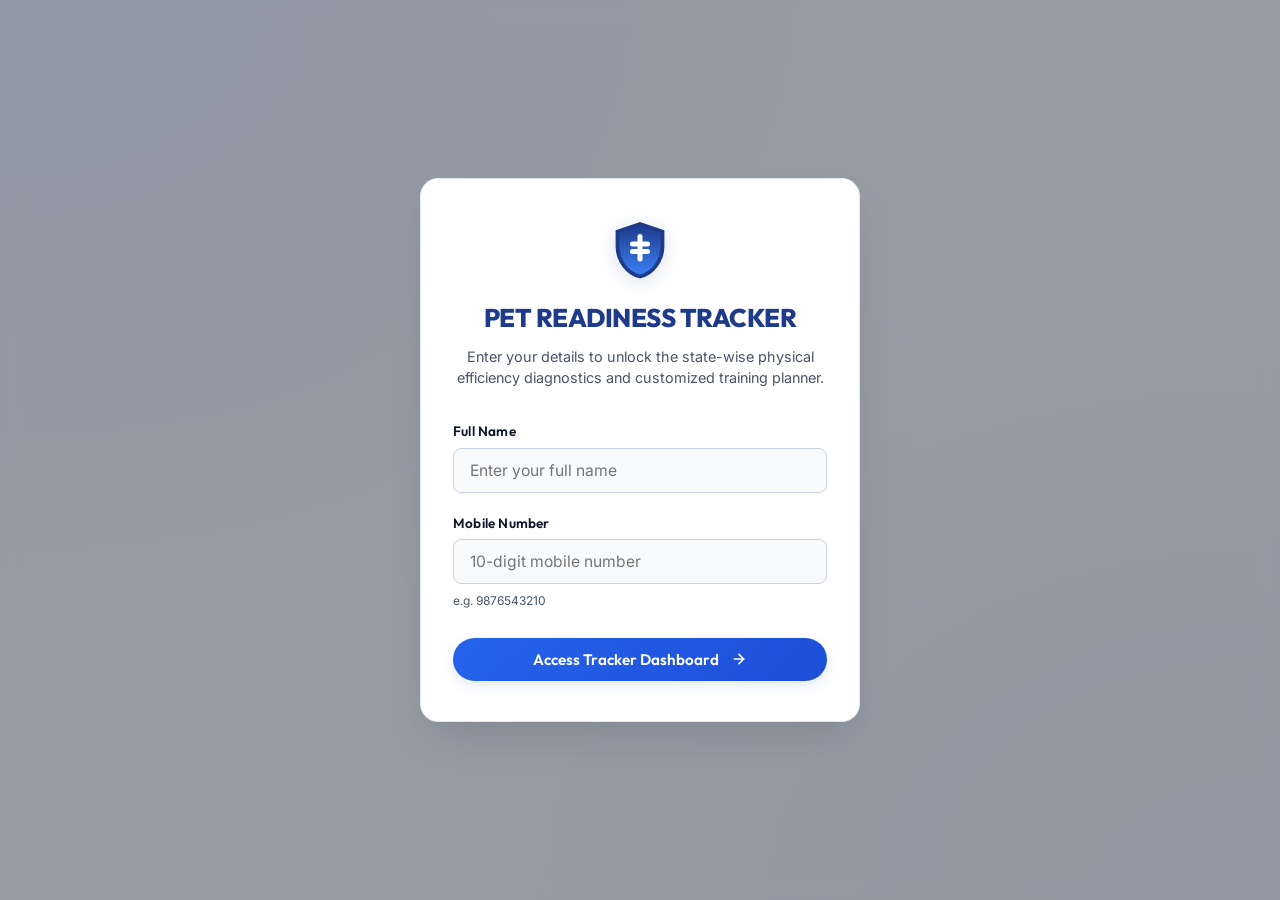
<file: index.html>
<!DOCTYPE html>
<html lang="en">
<head>
  <meta charset="UTF-8">
  <meta name="viewport" content="width=device-width, initial-scale=1.0">
  <title>Indian Police PET Readiness Tracker & Fitness Planner</title>
  <!-- Google Fonts: Outfit & Inter -->
  <link rel="preconnect" href="https://fonts.googleapis.com">
  <link rel="preconnect" href="https://fonts.gstatic.com" crossorigin>
  <link href="https://fonts.googleapis.com/css2?family=Outfit:wght@300;400;500;600;700;800&family=Inter:wght@300;400;500;600;700&display=swap" rel="stylesheet">
  <link rel="stylesheet" href="styles.css">
</head>
<body>

  <!-- Login Overlay (Shown to unregistered users) -->
  <div class="login-overlay" id="loginOverlay">
    <div class="login-card">
      <div class="login-badge-header">
        <svg class="police-badge-login" viewBox="0 0 24 24" fill="none" xmlns="http://www.w3.org/2000/svg">
          <path d="M12 2L3 5V11C3 16.55 6.84 21.74 12 23C17.16 21.74 21 16.55 21 11V5L12 2Z" fill="url(#loginBadgeGrad)" stroke="#1e3a8a" stroke-width="1.5"/>
          <path d="M12 7V16M9 10H15M9 13H15" stroke="#ffffff" stroke-width="2" stroke-linecap="round"/>
          <defs>
            <linearGradient id="loginBadgeGrad" x1="12" y1="2" x2="12" y2="23" gradientUnits="userSpaceOnUse">
              <stop stop-color="#1e3a8a"/>
              <stop offset="1" stop-color="#3b82f6"/>
            </linearGradient>
          </defs>
        </svg>
      </div>
      <h2>PET READINESS TRACKER</h2>
      <p class="login-desc">Enter your details to unlock the state-wise physical efficiency diagnostics and customized training planner.</p>
      
      <form id="loginForm" class="login-form">
        <div class="form-group">
          <label for="userName">Full Name</label>
          <input type="text" id="userName" required class="form-input-field" placeholder="Enter your full name">
        </div>
        <div class="form-group">
          <label for="userMobile">Mobile Number</label>
          <input type="tel" id="userMobile" required pattern="[6-9][0-9]{9}" class="form-input-field" placeholder="10-digit mobile number">
          <span class="field-hint">e.g. 9876543210</span>
        </div>
        <button type="submit" class="btn btn-primary btn-block" id="startBtn">
          Access Tracker Dashboard
          <svg viewBox="0 0 24 24" width="16" height="16" fill="none" stroke="currentColor" stroke-width="2.5" stroke-linecap="round" stroke-linejoin="round" style="margin-left: 0.25rem;"><line x1="5" y1="12" x2="19" y2="12"></line><polyline points="12 5 19 12 12 19"></polyline></svg>
        </button>
      </form>
    </div>
  </div>

  <!-- Main App Content (Hidden until logged in, styled in CSS) -->
  <div class="app-container" id="appMainContainer">
    <!-- Top Header -->
    <header class="app-header">
      <div class="logo-area">
        <svg class="police-badge" viewBox="0 0 24 24" fill="none" xmlns="http://www.w3.org/2000/svg">
          <path d="M12 2L3 5V11C3 16.55 6.84 21.74 12 23C17.16 21.74 21 16.55 21 11V5L12 2Z" fill="url(#badgeGrad)" stroke="#1e3a8a" stroke-width="1.5"/>
          <path d="M12 7V16M9 10H15M9 13H15" stroke="#ffffff" stroke-width="2" stroke-linecap="round"/>
          <defs>
            <linearGradient id="badgeGrad" x1="12" y1="2" x2="12" y2="23" gradientUnits="userSpaceOnUse">
              <stop stop-color="#1e3a8a"/>
              <stop offset="1" stop-color="#3b82f6"/>
            </linearGradient>
          </defs>
        </svg>
        <div class="title-meta">
          <h1>POLICE PET <span class="accent">READINESS TRACKER</span></h1>
          <p class="subtitle">State-wise Physical Test Diagnostics & Personalized Training Planner</p>
        </div>
        
        <!-- Welcome badge -->
        <div class="user-welcome" id="userWelcomeBadge">
          <span>Welcome, <strong id="loggedInUser">Candidate</strong></span>
          <button id="logoutBtn" class="logout-link">Change Profile</button>
        </div>
      </div>
      
      <!-- Selection Controls -->
      <div class="controls-card">
        <div class="control-group">
          <label for="stateSelect">Target State</label>
          <select id="stateSelect" class="form-select">
            <!-- Populated via JS -->
          </select>
        </div>
        <div class="control-group">
          <label for="postSelect">Exam Post</label>
          <select id="postSelect" class="form-select">
            <!-- Populated via JS -->
          </select>
        </div>
        <div class="control-group">
          <label for="genderSelect">Gender</label>
          <select id="genderSelect" class="form-select">
            <option value="male">Male</option>
            <option value="female">Female</option>
          </select>
        </div>
        <div class="control-group">
          <label for="ageSelect">Age Group</label>
          <select id="ageSelect" class="form-select">
            <option value="up_to_30">Up to 30 Years</option>
            <option value="31_to_40">31 to 40 Years</option>
            <option value="above_40">Above 40 Years</option>
          </select>
        </div>
        <div class="control-group">
          <label for="categorySelect">Category</label>
          <select id="categorySelect" class="form-select">
            <option value="general">General / OBC</option>
            <option value="reserved">SC / ST</option>
          </select>
        </div>
      </div>
    </header>

    <!-- Main Dashboard Grid -->
    <main class="dashboard-grid">
      
      <!-- Left Column: Inputs -->
      <section class="dashboard-section inputs-section">
        <!-- Physical Standards (PMT) -->
        <div class="glass-card input-card">
          <div class="card-header">
            <div class="header-icon pmt-icon">
              <svg viewBox="0 0 24 24" width="20" height="20" fill="none" stroke="currentColor" stroke-width="2" stroke-linecap="round" stroke-linejoin="round"><path d="M4 14.5a2.5 2.5 0 0 1 2.5-2.5h11a2.5 2.5 0 0 1 2.5 2.5V20a1 1 0 0 1-1 1H5a1 1 0 0 1-1-1v-5.5z"></path><path d="M6 10h12"></path><path d="M12 2v8"></path><path d="M12 2 9 5"></path><path d="M12 2l3 3"></path></svg>
            </div>
            <h2>1. Physical Measurements (PMT)</h2>
          </div>
          <p class="card-desc">Verify your physical dimensions against minimum eligibility rules.</p>
          <div class="inputs-grid" id="pmtInputsContainer">
            <!-- Generated dynamically based on selected standards -->
          </div>
        </div>

        <!-- Physical Efficiency (PET) -->
        <div class="glass-card input-card">
          <div class="card-header">
            <div class="header-icon pet-icon">
              <svg viewBox="0 0 24 24" width="20" height="20" fill="none" stroke="currentColor" stroke-width="2" stroke-linecap="round" stroke-linejoin="round"><path d="M18 8h-4V4c0-1.1-.9-2-2-2S10 2.9 10 4v4H6c-1.1 0-2 .9-2 2v9c0 1.1.9 2 2 2h12c1.1 0 2-.9 2-2v-9c0-1.1-.9-2-2-2z"></path><path d="M12 8v10"></path></svg>
            </div>
            <h2>2. Physical Efficiency Performance (PET)</h2>
          </div>
          <p class="card-desc">Enter your current test achievements (lower run times and higher jumps are better).</p>
          <div class="inputs-grid" id="petInputsContainer">
            <!-- Generated dynamically based on selected standards -->
          </div>
        </div>
      </section>

      <!-- Right Column: Diagnostics & Score -->
      <section class="dashboard-section results-section">
        <!-- Readiness Gauge -->
        <div class="glass-card score-card">
          <div class="score-display">
            <div class="radial-progress-wrapper">
              <svg class="radial-svg" viewBox="0 0 120 120">
                <circle class="circle-bg" cx="60" cy="60" r="50"></circle>
                <circle class="circle-progress" cx="60" cy="60" r="50" style="stroke-dasharray: 314; stroke-dashoffset: 314;"></circle>
              </svg>
              <div class="score-text">
                <span class="score-percent" id="readinessScore">0%</span>
                <span class="score-label" id="readinessLabel">READINESS</span>
              </div>
            </div>
            <div class="score-summary">
              <h3>Overall PET Readiness</h3>
              <p id="overallRemarks">Enter your details to generate your performance profile.</p>
              <div class="badge-row">
                <span class="status-badge" id="pmtStatusBadge">PMT: Pending</span>
                <span class="status-badge" id="petStatusBadge">PET: Pending</span>
              </div>
            </div>
          </div>
        </div>

        <!-- Lag Areas Diagnostics -->
        <div class="glass-card lag-card">
          <div class="card-header">
            <div class="header-icon alert-icon">
              <svg viewBox="0 0 24 24" width="20" height="20" fill="none" stroke="currentColor" stroke-width="2" stroke-linecap="round" stroke-linejoin="round"><path d="m21.73 18-8-14a2 2 0 0 0-3.48 0l-8 14A2 2 0 0 0 4 21h16a2 2 0 0 0 1.73-3Z"></path><line x1="12" y1="9" x2="12" y2="13"></line><line x1="12" y1="17" x2="12.01" y2="17"></line></svg>
            </div>
            <h2>Deficiency & Lag Diagnostics</h2>
          </div>
          <div class="diagnostics-container" id="diagnosticsList">
            <div class="empty-state">
              <p>Your diagnostic breakdown will appear here after entering measurements.</p>
            </div>
          </div>
        </div>
      </section>

    </main>

    <!-- Bottom Layout: Training Plan -->
    <section class="training-plan-section">
      <div class="glass-card training-card">
        <div class="training-header">
          <div class="header-left">
            <div class="header-icon plan-icon">
              <svg viewBox="0 0 24 24" width="24" height="24" fill="none" stroke="currentColor" stroke-width="2" stroke-linecap="round" stroke-linejoin="round"><rect x="3" y="4" width="18" height="18" rx="2" ry="2"></rect><line x1="16" y1="2" x2="16" y2="6"></line><line x1="8" y1="2" x2="8" y2="6"></line><line x1="3" y1="10" x2="21" y2="10"></line></svg>
            </div>
            <div>
              <h2>Personalized 4-Week PET Preparation Plan</h2>
              <p class="card-desc">Weekly training schedule custom-tailored to improve your specific lagging areas.</p>
            </div>
          </div>
          <!-- Weekly navigation tab links -->
          <div class="tab-navigation" id="planTabs">
            <button class="tab-btn active" data-week="1">Week 1</button>
            <button class="tab-btn" data-week="2">Week 2</button>
            <button class="tab-btn" data-week="3">Week 3</button>
            <button class="tab-btn" data-week="4">Week 4</button>
          </div>
        </div>

        <div class="training-content" id="trainingPlanContent">
          <!-- Populated dynamically via JS -->
        </div>

        <div class="nutrition-tips-container" id="nutritionContainer">
          <!-- Dynamic tips on recovery/diet based on performance -->
        </div>
      </div>
    </section>

  </div>

  <!-- Include Scripts -->
  <script src="standards.js"></script>
  <script src="app.js"></script>
</body>
</html>
</file>
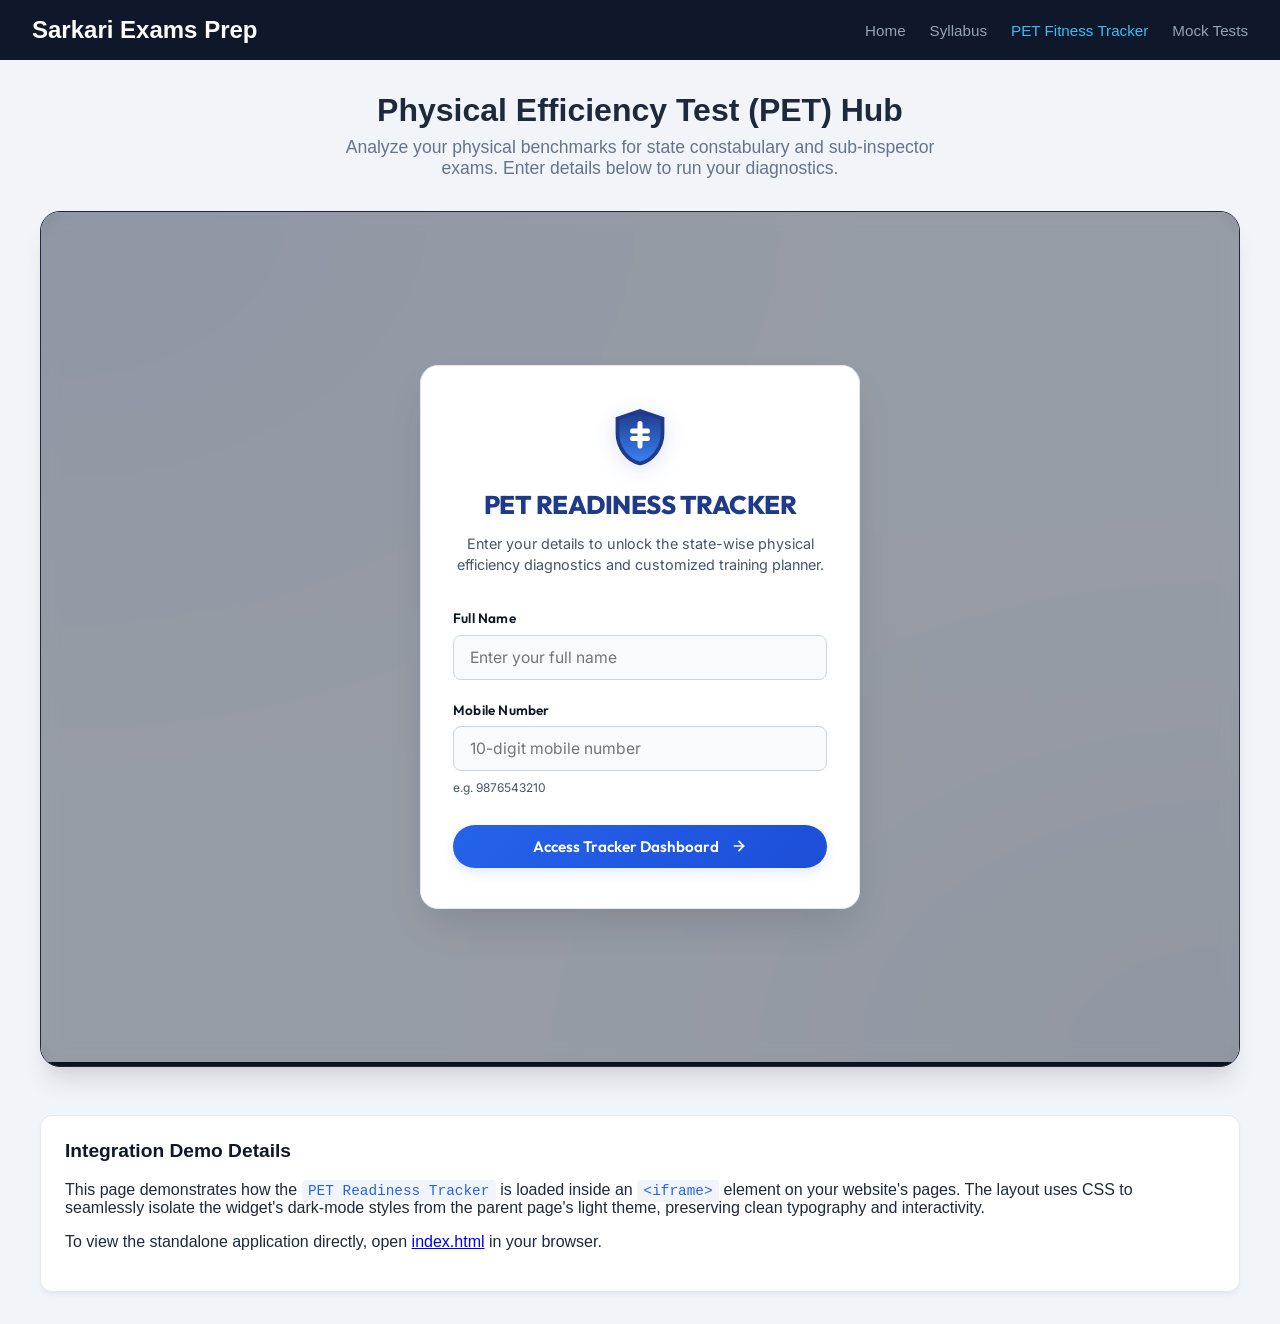
<file: test_embed.html>
<!DOCTYPE html>
<html lang="en">
<head>
  <meta charset="UTF-8">
  <meta name="viewport" content="width=device-width, initial-scale=1.0">
  <title>Mock Police Prep Portal (Embed Test)</title>
  <style>
    body {
      font-family: 'Segoe UI', Tahoma, Geneva, Verdana, sans-serif;
      margin: 0;
      padding: 0;
      background-color: #f1f5f9;
      color: #1e293b;
    }
    .nav {
      background-color: #0f172a;
      color: #ffffff;
      padding: 1rem 2rem;
      display: flex;
      justify-content: space-between;
      align-items: center;
    }
    .nav h1 {
      margin: 0;
      font-size: 1.5rem;
      font-weight: 700;
    }
    .nav-links {
      display: flex;
      gap: 1.5rem;
    }
    .nav-links a {
      color: #94a3b8;
      text-decoration: none;
      font-weight: 500;
      font-size: 0.95rem;
    }
    .nav-links a.active {
      color: #38bdf8;
    }
    .container {
      max-width: 1200px;
      margin: 2rem auto;
      padding: 0 1rem;
    }
    .portal-header {
      margin-bottom: 2rem;
      text-align: center;
    }
    .portal-header h2 {
      font-size: 2rem;
      margin-bottom: 0.5rem;
    }
    .portal-header p {
      color: #64748b;
      font-size: 1.1rem;
      max-width: 600px;
      margin: 0 auto;
    }
    .widget-container {
      background: #0b111e;
      border-radius: 20px;
      overflow: hidden;
      box-shadow: 0 20px 25px -5px rgba(0,0,0,0.1), 0 10px 10px -5px rgba(0,0,0,0.04);
      border: 1px solid #1e293b;
    }
    .demo-instructions {
      margin-top: 3rem;
      background: #ffffff;
      border: 1px solid #e2e8f0;
      border-radius: 12px;
      padding: 1.5rem;
      box-shadow: 0 4px 6px -1px rgba(0, 0, 0, 0.05);
    }
    .demo-instructions h3 {
      margin-top: 0;
      font-size: 1.2rem;
      color: #0f172a;
    }
    .demo-instructions code {
      background: #f1f5f9;
      padding: 0.2rem 0.4rem;
      border-radius: 4px;
      font-size: 0.9rem;
      color: #2563eb;
    }
  </style>
</head>
<body>

  <!-- Mock Navigation -->
  <nav class="nav">
    <h1>Sarkari Exams Prep</h1>
    <div class="nav-links">
      <a href="#">Home</a>
      <a href="#">Syllabus</a>
      <a href="#" class="active">PET Fitness Tracker</a>
      <a href="#">Mock Tests</a>
    </div>
  </nav>

  <div class="container">
    <div class="portal-header">
      <h2>Physical Efficiency Test (PET) Hub</h2>
      <p>Analyze your physical benchmarks for state constabulary and sub-inspector exams. Enter details below to run your diagnostics.</p>
    </div>

    <!-- Container where the tracker is embedded -->
    <div class="widget-container">
      <!-- In a real deployment, this can be an iframe or dynamic widget: -->
      <iframe src="index.html" width="100%" height="850" style="border:none;" title="Embedded PET Readiness Tracker"></iframe>
    </div>

    <!-- Demo details -->
    <div class="demo-instructions">
      <h3>Integration Demo Details</h3>
      <p>This page demonstrates how the <code>PET Readiness Tracker</code> is loaded inside an <code>&lt;iframe&gt;</code> element on your website's pages. The layout uses CSS to seamlessly isolate the widget's dark-mode styles from the parent page's light theme, preserving clean typography and interactivity.</p>
      <p>To view the standalone application directly, open <a href="index.html" target="_blank">index.html</a> in your browser.</p>
    </div>
  </div>

</body>
</html>
</file>
<file: styles.css>
/* ==========================================
   DESIGN SYSTEM & CUSTOM PROPERTIES (LIGHT THEME)
   ========================================== */
:root {
  --font-display: 'Outfit', sans-serif;
  --font-sans: 'Inter', sans-serif;

  /* Colors - Light Theme */
  --bg-app: #f1f5f9;
  --bg-card: #ffffff;
  --bg-card-hover: #ffffff;
  --border-color: #e2e8f0;
  --border-focus: rgba(37, 99, 235, 0.25);
  
  --primary: #2563eb;
  --accent: #1e3a8a;
  --accent-gold: #b45309;
  --text-main: #0f172a;
  --text-muted: #475569;
  --text-inverse: #ffffff;

  /* Status Colors */
  --color-success: #10b981;
  --color-success-bg: rgba(16, 185, 129, 0.08);
  --color-success-border: rgba(16, 185, 129, 0.2);
  --color-success-text: #065f46;

  --color-warning: #f59e0b;
  --color-warning-bg: rgba(245, 158, 11, 0.08);
  --color-warning-border: rgba(245, 158, 11, 0.2);
  --color-warning-text: #92400e;

  --color-error: #ef4444;
  --color-error-bg: rgba(239, 68, 68, 0.08);
  --color-error-border: rgba(239, 68, 68, 0.2);
  --color-error-text: #991b1b;

  --color-pending: #6b7280;
  --color-pending-bg: rgba(107, 114, 128, 0.08);
  --color-pending-border: rgba(107, 114, 128, 0.2);
  --color-pending-text: #374151;

  /* Shadows */
  --shadow-sm: 0 1px 2px 0 rgba(0, 0, 0, 0.05);
  --shadow-md: 0 4px 6px -1px rgba(0, 0, 0, 0.05), 0 2px 4px -2px rgba(0, 0, 0, 0.05);
  --shadow-lg: 0 10px 25px -5px rgba(15, 23, 42, 0.08), 0 8px 10px -6px rgba(15, 23, 42, 0.08);
  --shadow-login: 0 20px 40px -10px rgba(15, 23, 42, 0.15);
  
  --radius-sm: 8px;
  --radius-md: 12px;
  --radius-lg: 18px;
  --transition-smooth: all 0.25s cubic-bezier(0.4, 0, 0.2, 1);
}

/* ==========================================
   RESET & GLOBAL STYLES
   ========================================== */
* {
  box-sizing: border-box;
  margin: 0;
  padding: 0;
}

body {
  background-color: var(--bg-app);
  background-image: 
    radial-gradient(at 0% 0%, rgba(37, 99, 235, 0.06) 0px, transparent 50%),
    radial-gradient(at 100% 100%, rgba(30, 58, 138, 0.04) 0px, transparent 50%),
    radial-gradient(at 50% 50%, rgba(245, 158, 11, 0.02) 0px, transparent 50%);
  background-attachment: fixed;
  color: var(--text-main);
  font-family: var(--font-sans);
  min-height: 100vh;
  line-height: 1.5;
  -webkit-font-smoothing: antialiased;
}

/* Hidden by default state for the main app container when logged out */
.app-container {
  width: 100%;
  max-width: 1300px;
  margin: 0 auto;
  padding: 2.5rem 1.5rem;
  display: none; /* Controlled by JS */
}

/* Show class for app */
.app-container.show {
  display: block;
}

/* ==========================================
   LOGIN OVERLAY SCREEN
   ========================================== */
.login-overlay {
  position: fixed;
  top: 0;
  left: 0;
  width: 100%;
  height: 100%;
  background: rgba(15, 23, 42, 0.4);
  backdrop-filter: blur(8px);
  display: flex; /* Flexbox centering */
  align-items: center;
  justify-content: center;
  z-index: 2000;
  padding: 1.5rem;
}

.login-overlay.hidden {
  display: none !important;
}

.login-card {
  background: var(--bg-card);
  border: 1px solid var(--border-color);
  border-radius: var(--radius-lg);
  padding: 2.5rem 2rem;
  max-width: 440px;
  width: 100%;
  box-shadow: var(--shadow-login);
  text-align: center;
  animation: loginIn 0.4s cubic-bezier(0.16, 1, 0.3, 1);
}

@keyframes loginIn {
  from { transform: translateY(15px); opacity: 0; }
  to { transform: translateY(0); opacity: 1; }
}

.login-badge-header {
  display: flex;
  justify-content: center;
  margin-bottom: 1.25rem;
}

.police-badge-login {
  width: 60px;
  height: 60px;
  filter: drop-shadow(0 4px 10px rgba(30, 58, 138, 0.15));
}

.login-card h2 {
  font-family: var(--font-display);
  font-size: 1.6rem;
  font-weight: 800;
  letter-spacing: -0.5px;
  color: var(--accent);
  margin-bottom: 0.5rem;
}

.login-desc {
  color: var(--text-muted);
  font-size: 0.9rem;
  line-height: 1.5;
  margin-bottom: 2rem;
}

.login-form {
  display: flex;
  flex-direction: column;
  gap: 1.25rem;
  text-align: left;
}

.form-group {
  display: flex;
  flex-direction: column;
  gap: 0.4rem;
}

.form-group label {
  font-family: var(--font-display);
  font-size: 0.85rem;
  font-weight: 600;
  color: var(--text-main);
  letter-spacing: 0.2px;
}

.form-input-field {
  background: #f8fafc;
  border: 1px solid #cbd5e1;
  border-radius: var(--radius-sm);
  color: var(--text-main);
  font-family: var(--font-sans);
  font-size: 0.98rem;
  padding: 0.75rem 1rem;
  outline: none;
  transition: var(--transition-smooth);
}

.form-input-field:focus {
  border-color: var(--primary);
  background: #ffffff;
  box-shadow: 0 0 0 3px var(--border-focus);
}

.field-hint {
  font-size: 0.75rem;
  color: var(--text-muted);
  margin-top: 1px;
}

.btn-block {
  width: 100%;
  margin-top: 0.5rem;
}

/* ==========================================
   HEADER & SELECTION CONTROLS
   ========================================== */
.app-header {
  display: flex;
  flex-direction: column;
  gap: 2rem;
  margin-bottom: 2.5rem;
}

.logo-area {
  display: flex;
  align-items: center;
  gap: 1.25rem;
  width: 100%;
  flex-wrap: wrap;
}

.police-badge {
  width: 48px;
  height: 48px;
}

.title-meta {
  flex-grow: 1;
}

.title-meta h1 {
  font-family: var(--font-display);
  font-size: 2.2rem;
  font-weight: 800;
  letter-spacing: -0.5px;
  line-height: 1.1;
  color: var(--accent);
}

.title-meta h1 .accent {
  color: var(--primary);
}

.subtitle {
  color: var(--text-muted);
  font-size: 0.95rem;
  margin-top: 0.25rem;
}

/* Welcome tag */
.user-welcome {
  display: flex;
  align-items: center;
  gap: 0.75rem;
  background: #ffffff;
  border: 1px solid var(--border-color);
  padding: 0.5rem 1rem;
  border-radius: 30px;
  font-size: 0.88rem;
  box-shadow: var(--shadow-sm);
}

.logout-link {
  background: none;
  border: none;
  color: var(--primary);
  font-weight: 600;
  cursor: pointer;
  font-size: 0.85rem;
  padding: 0;
  border-bottom: 1px dashed var(--primary);
  transition: var(--transition-smooth);
}

.logout-link:hover {
  color: #1d4ed8;
  border-bottom-color: #1d4ed8;
}

/* Selection Controls Row */
.controls-card {
  background: var(--bg-card);
  border: 1px solid var(--border-color);
  border-radius: var(--radius-md);
  padding: 1.5rem;
  display: grid;
  grid-template-columns: repeat(auto-fit, minmax(200px, 1fr));
  gap: 1.25rem;
  box-shadow: var(--shadow-sm);
}

.control-group label {
  font-family: var(--font-display);
  font-size: 0.85rem;
  font-weight: 600;
  letter-spacing: 0.5px;
  text-transform: uppercase;
  color: var(--text-muted);
}

.form-select {
  background-color: #f8fafc;
  border: 1px solid #cbd5e1;
  border-radius: var(--radius-sm);
  color: var(--text-main);
  font-family: var(--font-sans);
  font-size: 0.95rem;
  padding: 0.75rem 1rem;
  outline: none;
  cursor: pointer;
  transition: var(--transition-smooth);
  width: 100%;
}

.form-select:focus {
  border-color: var(--primary);
  box-shadow: 0 0 0 3px var(--border-focus);
}

/* ==========================================
   MAIN DASHBOARD GRID & CARDS
   ========================================== */
.dashboard-grid {
  display: grid;
  grid-template-columns: 1.2fr 0.8fr;
  gap: 2rem;
  margin-bottom: 2.5rem;
}

@media (max-width: 1024px) {
  .dashboard-grid {
    grid-template-columns: 1fr;
  }
}

.glass-card {
  background: var(--bg-card);
  border: 1px solid var(--border-color);
  border-radius: var(--radius-lg);
  padding: 2rem;
  box-shadow: var(--shadow-md);
  transition: var(--transition-smooth);
}

.glass-card:hover {
  box-shadow: var(--shadow-lg);
}

.card-header {
  display: flex;
  align-items: center;
  gap: 0.75rem;
  margin-bottom: 0.5rem;
}

.header-icon {
  display: flex;
  align-items: center;
  justify-content: center;
  width: 36px;
  height: 36px;
  border-radius: 50%;
}

.pmt-icon {
  background: rgba(37, 99, 235, 0.1);
  color: var(--primary);
}

.pet-icon {
  background: rgba(16, 185, 129, 0.1);
  color: var(--color-success);
}

.alert-icon {
  background: rgba(245, 158, 11, 0.1);
  color: var(--color-warning);
}

.plan-icon {
  background: rgba(30, 58, 138, 0.08);
  color: var(--accent);
}

.card-header h2 {
  font-family: var(--font-display);
  font-size: 1.35rem;
  font-weight: 700;
  color: var(--accent);
}

.card-desc {
  color: var(--text-muted);
  font-size: 0.88rem;
  margin-bottom: 1.75rem;
}

/* ==========================================
   INPUT COMPONENTS
   ========================================== */
.inputs-section {
  display: flex;
  flex-direction: column;
  gap: 2rem;
}

.inputs-grid {
  display: grid;
  grid-template-columns: repeat(auto-fit, minmax(260px, 1fr));
  gap: 1.5rem;
}

.input-group {
  display: flex;
  flex-direction: column;
  background: #f8fafc;
  border: 1px solid var(--border-color);
  border-radius: var(--radius-md);
  padding: 1.25rem;
  position: relative;
  transition: var(--transition-smooth);
}

.input-group:focus-within {
  border-color: var(--primary);
  background: #ffffff;
  box-shadow: 0 5px 12px rgba(37, 99, 235, 0.05);
}

.input-header {
  display: flex;
  justify-content: space-between;
  align-items: center;
  margin-bottom: 0.75rem;
}

.input-header label {
  font-family: var(--font-display);
  font-weight: 600;
  font-size: 0.95rem;
  color: var(--text-main);
}

.req-badge {
  background: #e2e8f0;
  font-family: var(--font-sans);
  font-size: 0.75rem;
  font-weight: 600;
  padding: 0.2rem 0.6rem;
  border-radius: 20px;
  color: var(--text-muted);
}

.input-wrapper {
  display: flex;
  align-items: center;
  gap: 0.75rem;
}

.form-control {
  background: #ffffff;
  border: 1px solid #cbd5e1;
  border-radius: var(--radius-sm);
  color: var(--text-main);
  font-family: var(--font-sans);
  font-size: 1.1rem;
  font-weight: 600;
  padding: 0.6rem 0.8rem;
  width: 100%;
  outline: none;
  transition: var(--transition-smooth);
}

.form-control:focus {
  border-color: var(--primary);
  box-shadow: 0 0 0 3px var(--border-focus);
}

.unit-label {
  color: var(--text-muted);
  font-size: 0.9rem;
  font-weight: 500;
  white-space: nowrap;
}

/* Double Inputs (Minutes & Seconds) */
.double-input {
  display: flex;
  align-items: center;
  gap: 0.4rem;
}

.double-input .form-control {
  width: 70px;
  text-align: center;
}

.double-input span {
  color: var(--text-muted);
  font-weight: 600;
}

/* Validation Highlights */
.input-group.state-pass {
  border-left: 4px solid var(--color-success);
}
.input-group.state-fail {
  border-left: 4px solid var(--color-error);
}

.validation-indicator {
  position: absolute;
  top: 1.25rem;
  right: 1.25rem;
  display: flex;
  align-items: center;
}

/* ==========================================
   RESULTS & SCORE CARD
   ========================================== */
.results-section {
  display: flex;
  flex-direction: column;
  gap: 2rem;
}

.score-card {
  background: radial-gradient(circle at 100% 0%, rgba(37, 99, 235, 0.05) 0%, transparent 60%), var(--bg-card);
}

.score-display {
  display: flex;
  align-items: center;
  gap: 2rem;
}

@media (max-width: 600px) {
  .score-display {
    flex-direction: column;
    text-align: center;
  }
}

.radial-progress-wrapper {
  position: relative;
  width: 120px;
  height: 120px;
  flex-shrink: 0;
}

.radial-svg {
  width: 100%;
  height: 100%;
  transform: rotate(-90deg);
}

.circle-bg {
  fill: none;
  stroke: #e2e8f0;
  stroke-width: 8;
}

.circle-progress {
  fill: none;
  stroke-width: 8;
  stroke-linecap: round;
  transition: stroke-dashoffset 0.6s ease-in-out;
}

.score-text {
  position: absolute;
  top: 50%;
  left: 50%;
  transform: translate(-50%, -50%);
  display: flex;
  flex-direction: column;
  align-items: center;
}

.score-percent {
  font-family: var(--font-display);
  font-size: 1.8rem;
  font-weight: 800;
  line-height: 1;
  color: var(--text-main);
}

.score-label {
  font-size: 0.65rem;
  font-weight: 700;
  letter-spacing: 0.5px;
  color: var(--text-muted);
  text-transform: uppercase;
  margin-top: 2px;
}

.score-summary {
  display: flex;
  flex-direction: column;
  gap: 0.5rem;
}

.score-summary h3 {
  font-family: var(--font-display);
  font-size: 1.4rem;
  font-weight: 700;
  color: var(--accent);
}

.score-summary p {
  color: var(--text-muted);
  font-size: 0.9rem;
  max-width: 320px;
}

.badge-row {
  display: flex;
  gap: 0.75rem;
  flex-wrap: wrap;
  margin-top: 0.25rem;
}

.status-badge {
  font-size: 0.78rem;
  font-weight: 600;
  padding: 0.25rem 0.75rem;
  border-radius: 30px;
  background: var(--color-pending-bg);
  border: 1px solid var(--color-pending-border);
  color: var(--color-pending-text);
  transition: var(--transition-smooth);
}

.status-badge.badge-pass {
  background: var(--color-success-bg);
  color: var(--color-success-text);
  border-color: var(--color-success-border);
}

.status-badge.badge-fail {
  background: var(--color-error-bg);
  color: var(--color-error-text);
  border-color: var(--color-error-border);
}

.status-badge.badge-warning {
  background: var(--color-warning-bg);
  color: var(--color-warning-text);
  border-color: var(--color-warning-border);
}

/* ==========================================
   LAG DIAGNOSTICS CARD
   ========================================== */
.diagnostics-container {
  display: flex;
  flex-direction: column;
  gap: 1rem;
}

.empty-state {
  text-align: center;
  padding: 2.5rem 1rem;
  color: var(--text-muted);
  border: 1.5px dashed var(--border-color);
  border-radius: var(--radius-md);
  background: #f8fafc;
}

.diag-item {
  display: flex;
  align-items: flex-start;
  gap: 1rem;
  background: #f8fafc;
  border: 1px solid var(--border-color);
  border-radius: var(--radius-md);
  padding: 1.1rem;
  transition: var(--transition-smooth);
}

.diag-item:hover {
  background: #f1f5f9;
}

.diag-status-dot {
  width: 10px;
  height: 10px;
  border-radius: 50%;
  margin-top: 6px;
  flex-shrink: 0;
}

.diag-info {
  display: flex;
  flex-direction: column;
  gap: 0.2rem;
  width: 100%;
}

.diag-title-row {
  display: flex;
  justify-content: space-between;
  align-items: center;
  flex-wrap: wrap;
  gap: 0.5rem;
}

.diag-title {
  font-family: var(--font-display);
  font-weight: 700;
  font-size: 1.05rem;
  color: var(--accent);
}

.diag-gap-badge {
  font-size: 0.75rem;
  font-weight: 700;
  padding: 0.15rem 0.5rem;
  border-radius: 4px;
}

.diag-desc {
  font-size: 0.88rem;
  color: var(--text-muted);
}

.diag-tip {
  font-size: 0.82rem;
  font-weight: 500;
  margin-top: 0.4rem;
  padding-top: 0.4rem;
  border-top: 1px solid rgba(0, 0, 0, 0.05);
}

/* Diagnostic variations */
.diag-pass {
  border-left: 3px solid var(--color-success);
}
.diag-pass .diag-status-dot { background-color: var(--color-success); }
.diag-pass .diag-gap-badge { background: var(--color-success-bg); color: var(--color-success-text); }
.diag-pass .diag-tip { color: var(--color-success-text); }

.diag-fail {
  border-left: 3px solid var(--color-error);
}
.diag-fail .diag-status-dot { background-color: var(--color-error); }
.diag-fail .diag-gap-badge { background: var(--color-error-bg); color: var(--color-error-text); }
.diag-fail .diag-tip { color: var(--color-warning-text); }

/* ==========================================
   TRAINING PLAN PLANNER
   ========================================== */
.training-plan-section {
  margin-top: 1rem;
}

.training-header {
  display: flex;
  justify-content: space-between;
  align-items: center;
  margin-bottom: 2rem;
  flex-wrap: wrap;
  gap: 1.5rem;
}

.header-left {
  display: flex;
  align-items: center;
  gap: 1rem;
}

.tab-navigation {
  display: flex;
  background: #f1f5f9;
  border: 1px solid var(--border-color);
  padding: 0.3rem;
  border-radius: 40px;
}

.tab-btn {
  background: transparent;
  border: none;
  border-radius: 30px;
  color: var(--text-muted);
  cursor: pointer;
  font-family: var(--font-display);
  font-size: 0.9rem;
  font-weight: 600;
  padding: 0.6rem 1.4rem;
  transition: var(--transition-smooth);
}

.tab-btn:hover {
  color: var(--text-main);
}

.tab-btn.active {
  background: linear-gradient(135deg, #2563eb 0%, #1d4ed8 100%);
  color: #ffffff;
  box-shadow: 0 4px 10px rgba(37, 99, 235, 0.2);
}

/* Calendar Grid */
.calendar-grid {
  display: grid;
  grid-template-columns: repeat(auto-fit, minmax(260px, 1fr));
  gap: 1.5rem;
  margin-bottom: 2rem;
}

.day-card {
  background: #f8fafc;
  border: 1px solid var(--border-color);
  border-radius: var(--radius-md);
  padding: 1.25rem;
  display: flex;
  flex-direction: column;
  gap: 0.75rem;
  transition: var(--transition-smooth);
}

.day-card:hover {
  transform: translateY(-2px);
  background: #ffffff;
  border-color: #cbd5e1;
  box-shadow: var(--shadow-md);
}

.day-label {
  font-family: var(--font-display);
  font-size: 0.78rem;
  font-weight: 700;
  letter-spacing: 1px;
  text-transform: uppercase;
  color: var(--primary);
}

.workout-title {
  font-family: var(--font-display);
  font-weight: 700;
  font-size: 1.1rem;
  color: var(--accent);
}

.workout-desc {
  font-size: 0.85rem;
  color: var(--text-muted);
  flex-grow: 1;
}

.intensity-badge {
  align-self: flex-start;
  font-size: 0.7rem;
  font-weight: 700;
  padding: 0.15rem 0.5rem;
  border-radius: 4px;
  text-transform: uppercase;
}

.intensity-low { background: var(--color-success-bg); color: var(--color-success-text); }
.intensity-med { background: var(--color-warning-bg); color: var(--color-warning-text); }
.intensity-high { background: var(--color-error-bg); color: var(--color-error-text); }
.intensity-rest { background: #e2e8f0; color: var(--text-muted); }

/* Nutrition Tips */
.nutrition-tips-container {
  background: rgba(245, 158, 11, 0.05);
  border: 1px solid var(--color-warning-border);
  border-radius: var(--radius-md);
  padding: 1.5rem;
  display: flex;
  align-items: flex-start;
  gap: 1.25rem;
}

@media (max-width: 600px) {
  .nutrition-tips-container {
    flex-direction: column;
  }
}

.nutrition-icon {
  background: var(--color-warning-bg);
  color: var(--color-warning-text);
  padding: 0.75rem;
  border-radius: 50%;
  display: flex;
  align-items: center;
  justify-content: center;
  flex-shrink: 0;
}

.nutrition-text {
  display: flex;
  flex-direction: column;
  gap: 0.4rem;
}

.nutrition-text h4 {
  font-family: var(--font-display);
  font-weight: 700;
  font-size: 1.1rem;
  color: var(--accent);
}

.nutrition-text p {
  font-size: 0.88rem;
  color: var(--text-muted);
  line-height: 1.6;
}

/* ==========================================
   BUTTONS & ACTIONS
   ========================================== */
.btn {
  display: inline-flex;
  align-items: center;
  justify-content: center;
  gap: 0.5rem;
  font-family: var(--font-display);
  font-size: 0.95rem;
  font-weight: 600;
  padding: 0.75rem 1.5rem;
  border-radius: 30px;
  border: none;
  cursor: pointer;
  outline: none;
  transition: var(--transition-smooth);
}

.btn-primary {
  background: linear-gradient(135deg, #2563eb 0%, #1d4ed8 100%);
  color: #ffffff;
  box-shadow: 0 4px 12px rgba(37, 99, 235, 0.15);
}

.btn-primary:hover {
  transform: translateY(-1px);
  box-shadow: 0 6px 15px rgba(37, 99, 235, 0.25);
}
.btn-primary:active {
  transform: translateY(0);
}
</file>
